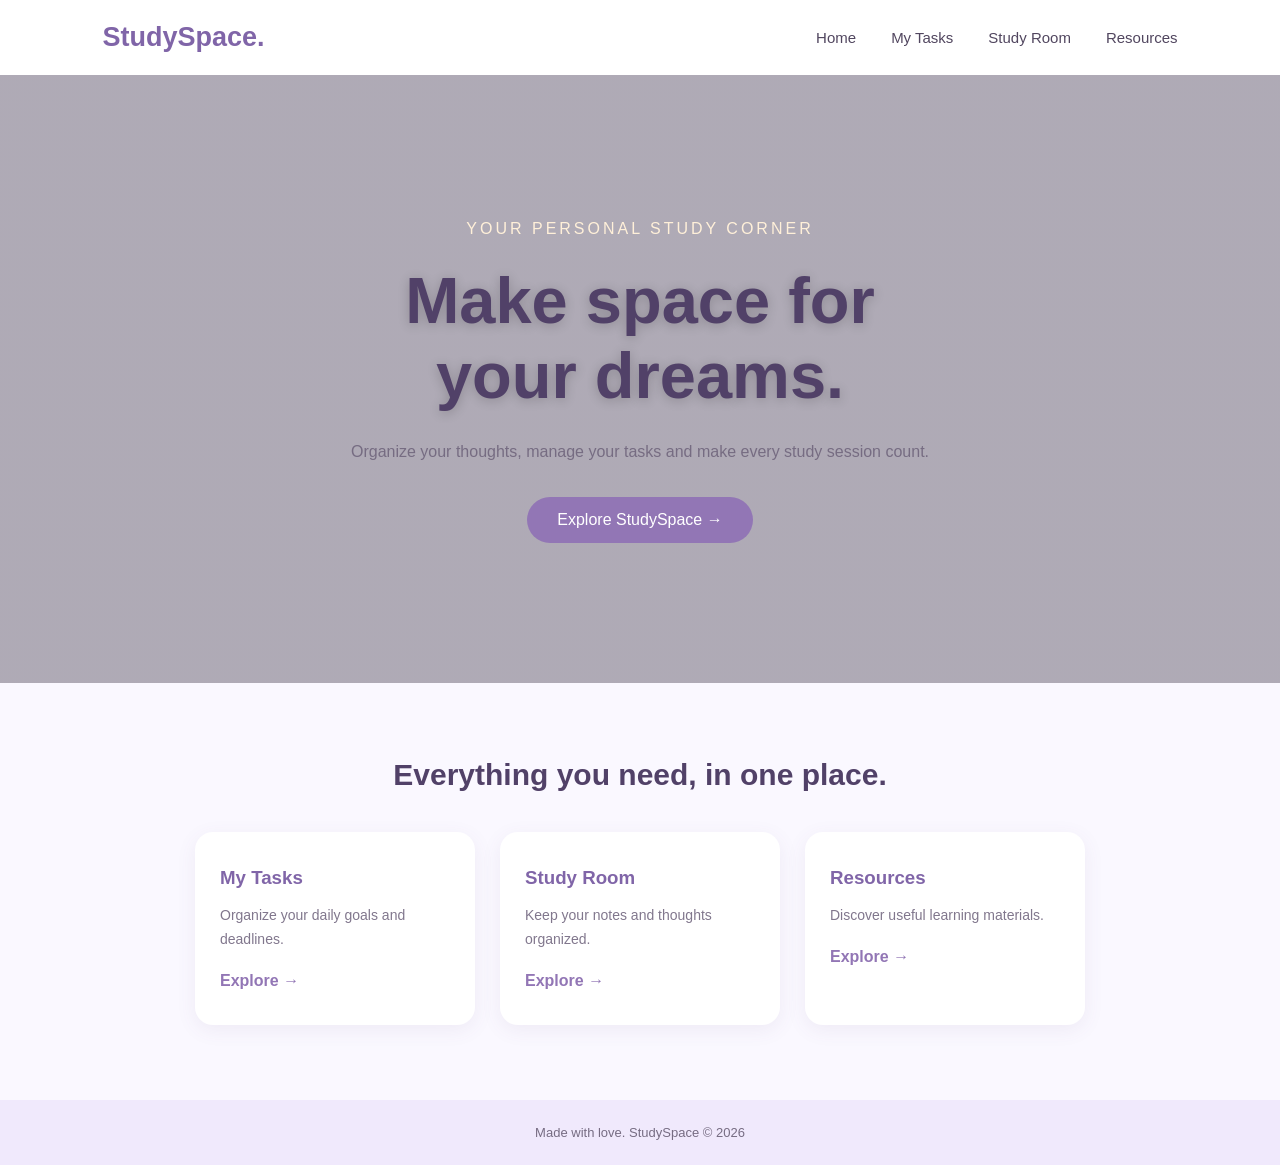
<file: index.html>
<!DOCTYPE html>
<html lang="en">

<head>
    <meta charset="UTF-8">
    <meta name="viewport" content="width=device-width, initial-scale=1.0">

    <title>StudySpace | Your Study Corner</title>

    <link rel="stylesheet" href="style.css">
</head>

<body class="home-page">

    <!-- Navigation Bar -->
    <header>
        <nav class="navbar">

            <h2 class="logo">StudySpace.</h2>

            <ul class="nav-links">
                <li><a href="index.html">Home</a></li>
                <li><a href="tasks.html">My Tasks</a></li>
                <li><a href="studyroom.html">Study Room</a></li>
                <li><a href="resources.html">Resources</a></li>
            </ul>

        </nav>
    </header>


    <!-- Main Content -->
    <main>

        <section class="hero">

            <p class="subtitle">YOUR PERSONAL STUDY CORNER</p>

            <h1>Make space for<br>your dreams.</h1>

            <p>
                Organize your thoughts, manage your tasks
                and make every study session count.
            </p>

            <a href="tasks.html" class="hero-btn">
                Explore StudySpace →
            </a>

        </section>


        <!-- Features -->
        <section class="features">

            <h2>Everything you need, in one place.</h2>

            <div class="feature-container">

                <div class="feature-card">
                    <h3>My Tasks</h3>
                    <p>Organize your daily goals and deadlines.</p>
                    <a href="tasks.html">Explore →</a>
                </div>

                <div class="feature-card">
                    <h3>Study Room</h3>
                    <p>Keep your notes and thoughts organized.</p>
                    <a href="studyroom.html">Explore →</a>
                </div>

                <div class="feature-card">
                    <h3>Resources</h3>
                    <p>Discover useful learning materials.</p>
                    <a href="resources.html">Explore →</a>
                </div>

            </div>

        </section>

    </main>


    <footer>
        <p>Made with love. StudySpace © 2026</p>
    </footer>

    <script src="script.js"></script>

</body>
</html>
</file>
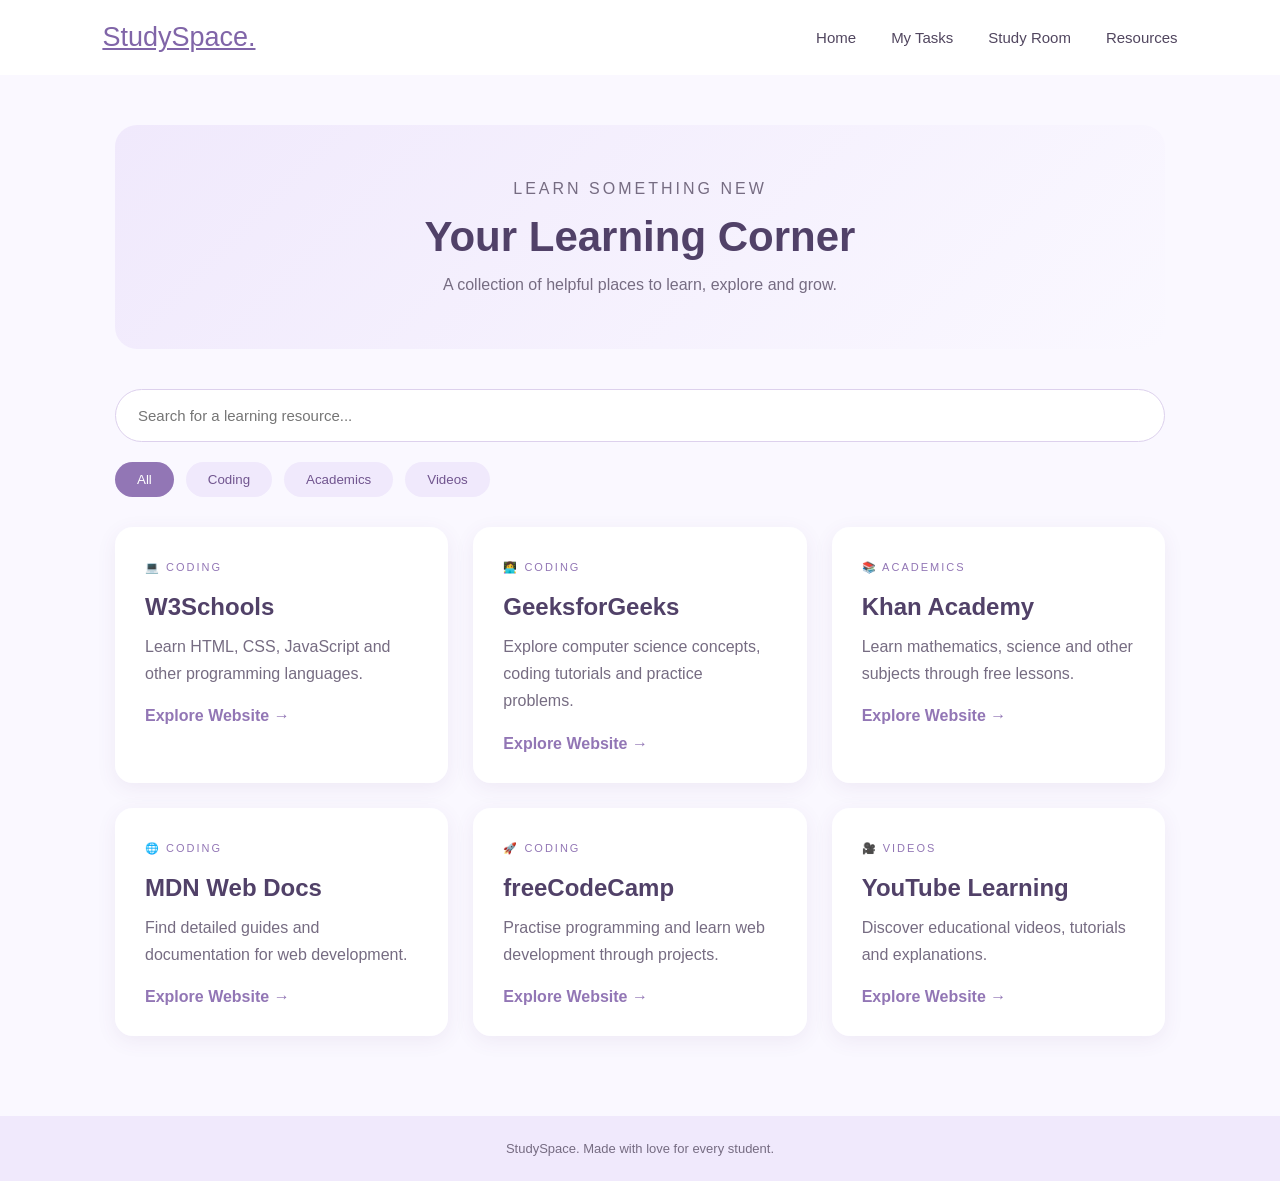
<file: resources.html>
<!DOCTYPE html>
<html lang="en">

<head>
    <meta charset="UTF-8">
    <meta name="viewport" content="width=device-width, initial-scale=1.0">
    <title>Resources | StudySpace</title>
    <link rel="stylesheet" href="style.css">
</head>

<body class="resources-page">

    <header>
        <nav class="navbar">
            <a href="index.html" class="logo">StudySpace.</a>

            <div class="nav-links">
                <a href="index.html">Home</a>
                <a href="tasks.html">My Tasks</a>
                <a href="studyroom.html">Study Room</a>
                <a href="resources.html">Resources</a>
            </div>
        </nav>
    </header>

    <main class="page-container">

        <section class="page-heading">
            <p class="small-heading">LEARN SOMETHING NEW</p>
            <h1>Your Learning Corner</h1>
            <p>A collection of helpful places to learn, explore and grow.</p>
        </section>

        <section class="resource-search">
            <input
                type="text"
                id="searchInput"
                placeholder="Search for a learning resource..."
            >
        </section>

        <section class="resource-filters">

            <button class="resource-filter active" data-category="all">All</button>
            <button class="resource-filter" data-category="coding">Coding</button>
            <button class="resource-filter" data-category="academics">Academics</button>
            <button class="resource-filter" data-category="videos">Videos</button>

        </section>

        <section class="resource-grid" id="resourceGrid">

            <div class="resource-card" data-category="coding">
                <span>💻 CODING</span>
                <h2>W3Schools</h2>
                <p>Learn HTML, CSS, JavaScript and other programming languages.</p>
                <a href="https://www.w3schools.com/" target="_blank" rel="noopener noreferrer">Explore Website →</a>
            </div>

            <div class="resource-card" data-category="coding">
                <span>👩‍💻 CODING</span>
                <h2>GeeksforGeeks</h2>
                <p>Explore computer science concepts, coding tutorials and practice problems.</p>
                <a href="https://www.geeksforgeeks.org/" target="_blank" rel="noopener noreferrer">Explore Website →</a>
            </div>

            <div class="resource-card" data-category="academics">
                <span>📚 ACADEMICS</span>
                <h2>Khan Academy</h2>
                <p>Learn mathematics, science and other subjects through free lessons.</p>
                <a href="https://www.khanacademy.org/" target="_blank" rel="noopener noreferrer">Explore Website →</a>
            </div>

            <div class="resource-card" data-category="coding">
                <span>🌐 CODING</span>
                <h2>MDN Web Docs</h2>
                <p>Find detailed guides and documentation for web development.</p>
                <a href="https://developer.mozilla.org/" target="_blank" rel="noopener noreferrer">Explore Website →</a>
            </div>

            <div class="resource-card" data-category="coding">
                <span>🚀 CODING</span>
                <h2>freeCodeCamp</h2>
                <p>Practise programming and learn web development through projects.</p>
                <a href="https://www.freecodecamp.org/" target="_blank" rel="noopener noreferrer">Explore Website →</a>
            </div>

            <div class="resource-card" data-category="videos">
                <span>🎥 VIDEOS</span>
                <h2>YouTube Learning</h2>
                <p>Discover educational videos, tutorials and explanations.</p>
                <a href="https://www.youtube.com/" target="_blank" rel="noopener noreferrer">Explore Website →</a>
            </div>

        </section>

        <p id="noResults" class="no-results" hidden>
            No resources found. Try another search!
        </p>

    </main>

    <footer>
        <p>StudySpace. Made with love for every student.</p>
    </footer>

    <script>

        const searchInput = document.getElementById("searchInput");
        const filterButtons = document.querySelectorAll(".resource-filter");
        const resourceCards = document.querySelectorAll(".resource-card");
        const noResults = document.getElementById("noResults");

        let selectedCategory = "all";

        function filterResources() {

            const searchText = searchInput.value.toLowerCase();
            let visibleCount = 0;

            resourceCards.forEach(card => {

                const matchesSearch =
                    card.textContent.toLowerCase().includes(searchText);

                const matchesCategory =
                    selectedCategory === "all" ||
                    card.dataset.category === selectedCategory;

                if (matchesSearch && matchesCategory) {
                    card.style.display = "block";
                    visibleCount++;
                } else {
                    card.style.display = "none";
                }

            });

            noResults.hidden = visibleCount !== 0;

        }

        searchInput.addEventListener("input", filterResources);

        filterButtons.forEach(button => {

            button.addEventListener("click", () => {

                selectedCategory = button.dataset.category;

                filterButtons.forEach(btn => {
                    btn.classList.remove("active");
                });

                button.classList.add("active");

                filterResources();

            });

        });

    </script>

</body>
</html>
</file>
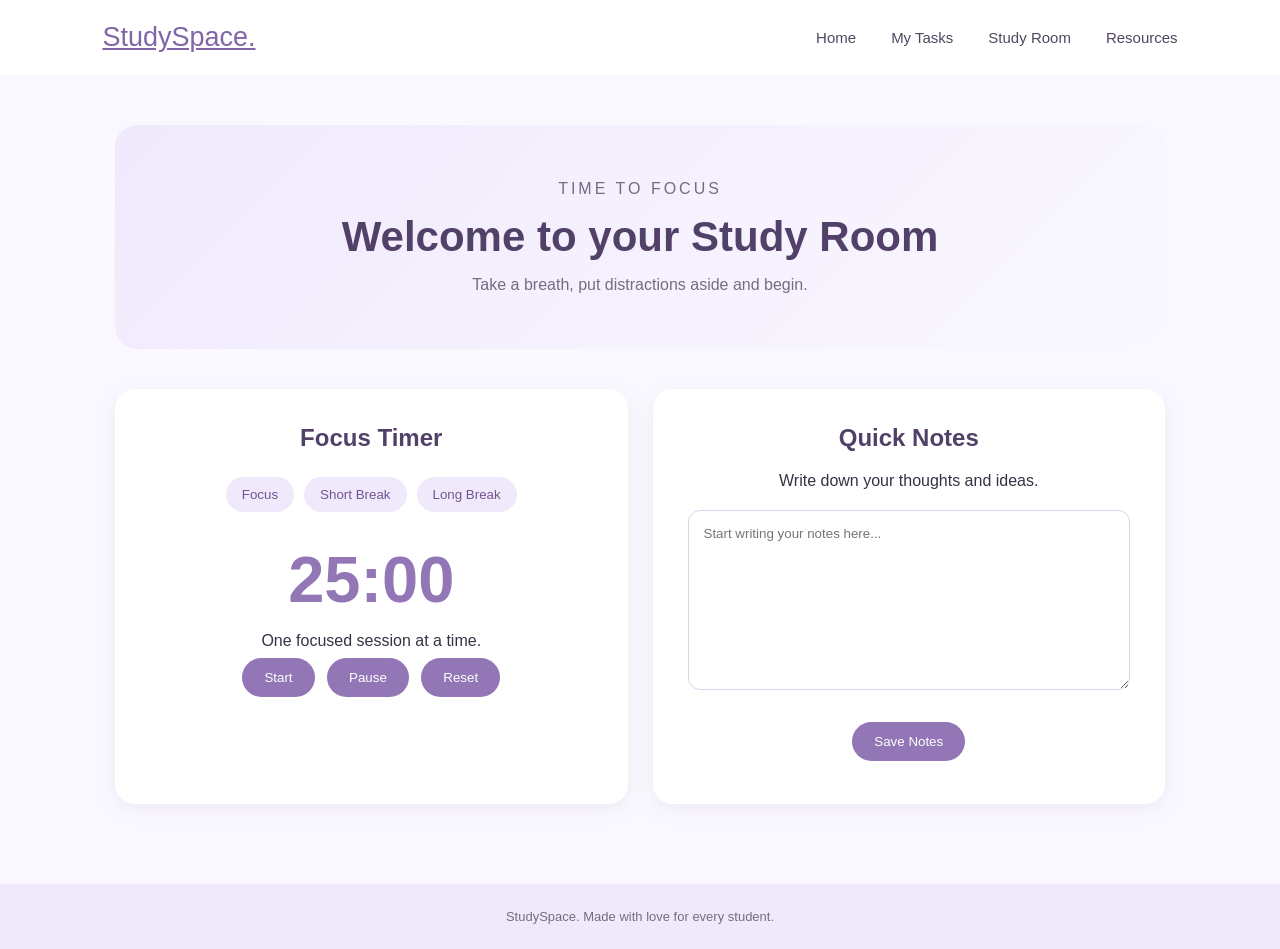
<file: studyroom.html>
<!DOCTYPE html>
<html lang="en">

<head>
    <meta charset="UTF-8">
    <meta name="viewport" content="width=device-width, initial-scale=1.0">
    <title>Study Room | StudySpace</title>
    <link rel="stylesheet" href="style.css">
</head>

<body class="studyroom-page">

    <header>
        <nav class="navbar">
            <a href="index.html" class="logo">StudySpace.</a>
            
                <div class="nav-links">
    <a href="index.html">Home</a>
    <a href="tasks.html">My Tasks</a>
    <a href="studyroom.html">Study Room</a>
    <a href="resources.html">Resources</a>
</div>
        
        </nav>
    </header>

    
<main class="page-container">

    <section class="page-heading">
        <p class="small-heading">TIME TO FOCUS</p>
        <h1>Welcome to your Study Room</h1>
        <p>Take a breath, put distractions aside and begin.</p>
    </section>

    <section class="study-layout">

        <div class="study-box">

            <h2>Focus Timer</h2>

            <div class="timer-modes">
                <button onclick="setMode('focus')">Focus</button>
                <button onclick="setMode('short')">Short Break</button>
                <button onclick="setMode('long')">Long Break</button>
            </div>

            <p class="timer" id="timer">25:00</p>

            <p id="modeMessage">One focused session at a time.</p>

            <div class="timer-buttons">
                <button onclick="startTimer()">Start</button>
                <button onclick="pauseTimer()">Pause</button>
                <button onclick="resetTimer()">Reset</button>
            </div>

        </div>

        <div class="study-box">

            <h2>Quick Notes</h2>

            <p>Write down your thoughts and ideas.</p>

            <textarea id="notes"
                placeholder="Start writing your notes here..."></textarea>

            <button onclick="saveNotes()">Save Notes</button>

            <p id="saveMessage"></p>

        </div>

    </section>

</main>



    <footer>
        <p>StudySpace. Made with love for every student.</p>
    </footer>

    <script>

const modes = {
    focus: 25 * 60,
    short: 5 * 60,
    long: 15 * 60
};

let currentMode = "focus";
let timeLeft = modes.focus;
let timerInterval = null;

function updateTimer() {

    let minutes = Math.floor(timeLeft / 60);
    let seconds = timeLeft % 60;

    document.getElementById("timer").textContent =
        String(minutes).padStart(2, "0") + ":" +
        String(seconds).padStart(2, "0");
}

function setMode(mode) {

    pauseTimer();

    currentMode = mode;
    timeLeft = modes[mode];

    const messages = {
        focus: "One focused session at a time.",
        short: "Take a little breather!",
        long: "Relax and recharge."
    };

    document.getElementById("modeMessage").textContent =
        messages[mode];

    updateTimer();
}

function startTimer() {

    if (timerInterval !== null) return;

    timerInterval = setInterval(function() {

        if (timeLeft > 0) {

            timeLeft--;
            updateTimer();

        } else {

            pauseTimer();
            alert("Your session is complete!");

        }

    }, 1000);
}

function pauseTimer() {

    clearInterval(timerInterval);
    timerInterval = null;
}

function resetTimer() {

    pauseTimer();
    timeLeft = modes[currentMode];
    updateTimer();
}


        function saveNotes() {

            let notes = document.getElementById("notes").value;

            localStorage.setItem("studyNotes", notes);

            document.getElementById("saveMessage").textContent =
                "Your notes have been saved!";

        }

        // Load previously saved notes

        document.getElementById("notes").value =
            localStorage.getItem("studyNotes") || "";

    </script>

</body>
</html>
</file>
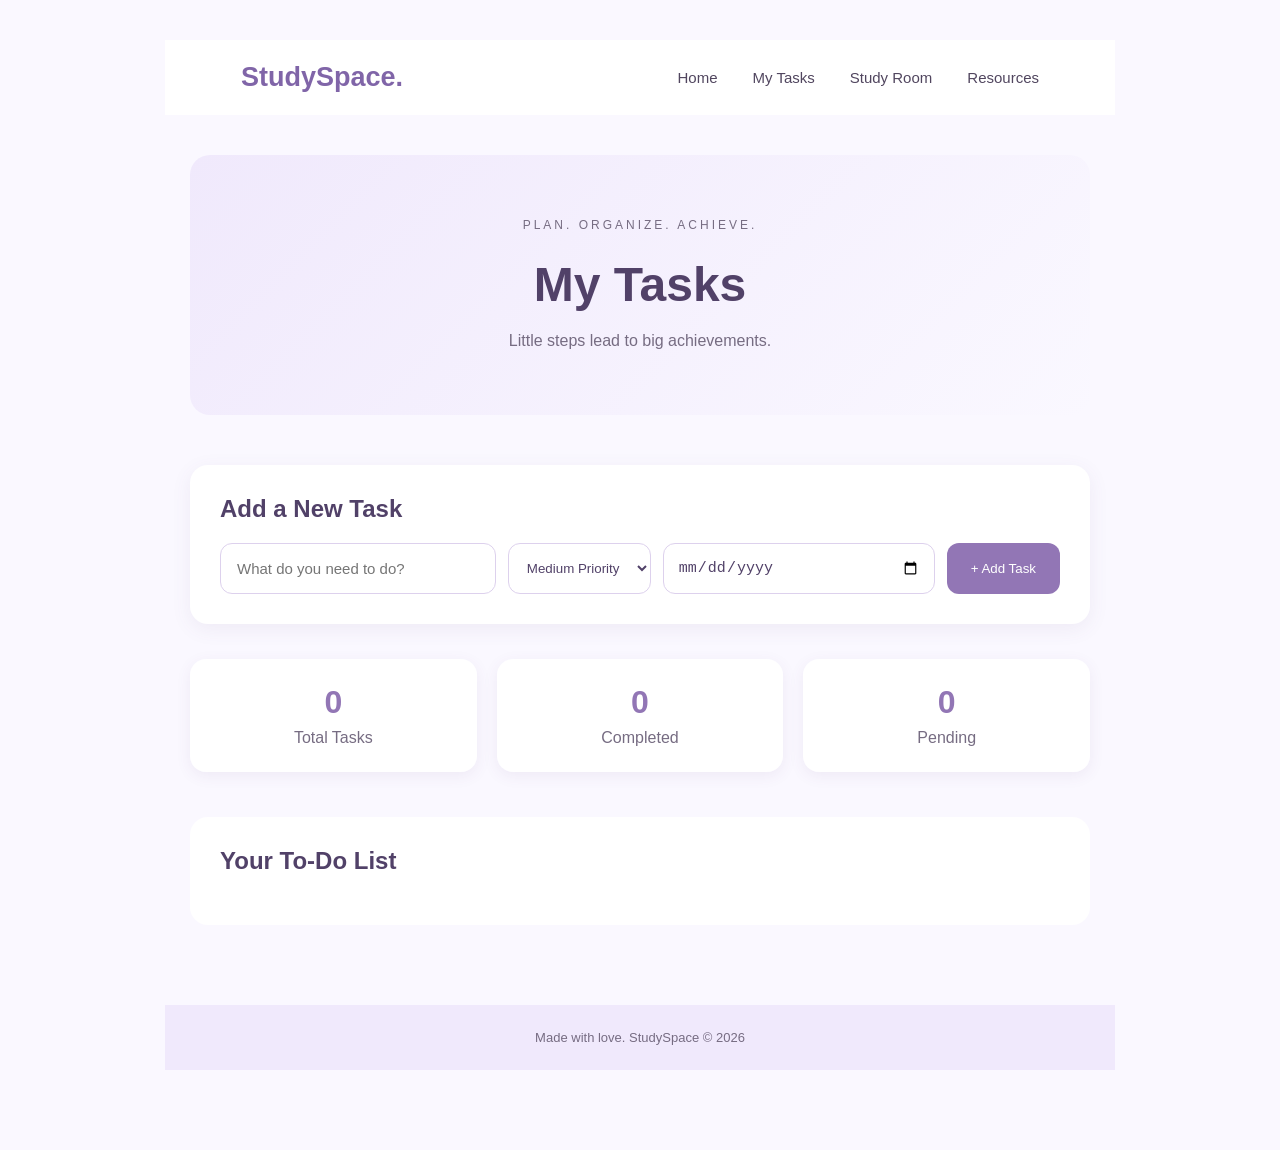
<file: tasks.html>
<!DOCTYPE html>
<html lang="en">

<head>
    <meta charset="UTF-8">
    <meta name="viewport" content="width=device-width, initial-scale=1.0">

    <title>My Tasks | StudySpace</title>

    <link rel="stylesheet" href="style.css">
</head>

<body class="tasks-page">

    <!-- Navigation Bar -->

    <header>
        <nav class="navbar">

            <h2 class="logo">StudySpace.</h2>

            <ul class="nav-links">
                <li><a href="index.html">Home</a></li>
                <li><a href="tasks.html">My Tasks</a></li>
                <li><a href="studyroom.html">Study Room</a></li>
                <li><a href="resources.html">Resources</a></li>
            </ul>

        </nav>
    </header>


    <!-- Tasks Heading -->

    <main class="tasks-page">

        <section class="tasks-heading">

            <p class="subtitle">PLAN. ORGANIZE. ACHIEVE.</p>

            <h1>My Tasks</h1>

            <p>Little steps lead to big achievements.</p>

        </section>


        <!-- Task Input Section -->

        <section class="task-input-section">

            <h2>Add a New Task</h2>

            <div class="task-input">

                <input
                    type="text"
                    id="taskInput"
                    placeholder="What do you need to do?"
                >
                <select id="taskPriority">
        <option value="High">High Priority</option>
        <option value="Medium" selected>Medium Priority</option>
        <option value="Low">Low Priority</option>
        </select>
        <input
           type="date"
           id="taskDeadline"
        >

                <button id="addTaskBtn">
                    + Add Task
                </button>

            </div>

        </section>


        <!-- Task Statistics -->

        <section class="task-stats">

            <div class="stat-card">
                <h3 id="totalTasks">0</h3>
                <p>Total Tasks</p>
            </div>

            <div class="stat-card">
                <h3 id="completedTasks">0</h3>
                <p>Completed</p>
            </div>

            <div class="stat-card">
                <h3 id="pendingTasks">0</h3>
                <p>Pending</p>
            </div>

        </section>


        <!-- Task List -->

        <section class="task-list-section">

            <h2>Your To-Do List</h2>

            <ul id="taskList">
                <!-- JavaScript will add tasks here -->
            </ul>

        </section>

    </main>


    <footer>
        <p>Made with love. StudySpace © 2026</p>
    </footer>

    <script src="script.js"></script>

</body>
</html>
</file>
<file: style.css>
/* =================================
   1. BASIC PAGE SETTINGS
================================= */

* {
    margin: 0;
    padding: 0;
    box-sizing: border-box;
}

body {
    font-family: Arial, sans-serif;
    background-color: #FAF8FF;
    color: #393044;
}


/* =================================
   2. NAVIGATION BAR
================================= */

.navbar {
    display: flex;
    justify-content: space-between;
    align-items: center;

    padding: 22px 8%;
    background-color: #FFFFFF;
}

.logo {
    color: #8065A8;
    font-size: 27px;
}

.nav-links {
    display: flex;
    list-style: none;
    gap: 35px;
}

.nav-links a {
    text-decoration: none;
    color: #51465F;
    font-size: 15px;
    transition: 0.3s;
}

.nav-links a:hover {
    color: #A58ACB;
}


/* =================================
   3. HERO SECTION
================================= */


.hero {
    text-align: center;
    padding: 140px 20px;

    background:
        linear-gradient(
            rgba(35, 25, 45, 0.35),
            rgba(35, 25, 45, 0.35)
        ),
        url("https://images.unsplash.com/photo-1470252649378-9c29740c9fa8?auto=format&fit=crop&w=2000&q=85");

    background-size: cover;
    background-position: center;
    background-repeat: no-repeat;
}

.hero h1 {
    color: #FFFFFF;
    text-shadow: 0 2px 12px rgba(0,0,0,0.2);
}

.hero p {
    color: #FFFFFF;
}

.hero .subtitle {
    color: #FFF0D9;
}


.subtitle {
    color: #FFFFFF;
    letter-spacing: 3px;
    font-size: 12px;
    margin-bottom: 20px;
}

.hero h1 {
    font-size: 65px;
    line-height: 1.15;
    margin-bottom: 25px;
    color: #514168;
}

.hero p {
    font-size: 16px;
    line-height: 1.8;
    color: #766C82;
}

.hero-btn {
    display: inline-block;
    margin-top: 30px;
    padding: 14px 30px;

    background-color: #9276B5;
    color: white;

    text-decoration: none;
    border-radius: 30px;

    transition: 0.3s;
}

.hero-btn:hover {
    background-color: #71558F;
    transform: translateY(-3px);
}


/* =================================
   4. FEATURES SECTION
================================= */

.features {
    padding: 75px 8%;
    text-align: center;
}

.features h2 {
    font-size: 30px;
    color: #514168;
    margin-bottom: 40px;
}

.feature-container {
    display: flex;
    justify-content: center;
    gap: 25px;
    flex-wrap: wrap;
}

.feature-card {
    background-color: white;
    padding: 35px 25px;
    width: 280px;

    border-radius: 18px;
    box-shadow: 0 5px 20px rgba(100, 75, 130, 0.08);

    text-align: left;
    transition: 0.3s;
}

.feature-card:hover {
    transform: translateY(-7px);
    box-shadow: 0 10px 25px rgba(100, 75, 130, 0.15);
}

.feature-card h3 {
    color: #8065A8;
    margin-bottom: 15px;
}

.feature-card p {
    color: #81778D;
    line-height: 1.7;
    font-size: 14px;
}

.feature-card a {
    display: inline-block;
    margin-top: 20px;
    color: #9276B5;
    text-decoration: none;
    font-weight: bold;
}


/* =================================
   5. FOOTER
================================= */

footer {
    text-align: center;
    padding: 25px;
    background-color: #F0E9FC;
    color: #766C82;
    font-size: 13px;
}


/* =================================
   TASKS PAGE
================================= */

.tasks-page {
    padding: 50px 10%;
}

.tasks-heading {
    text-align: center;
    margin-bottom: 50px;
}

.tasks-heading h1 {
    font-size: 48px;
    color: #514168;
    margin: 15px 0;
}

.tasks-heading p {
    color: #81778D;
}


/* Task Input */

.task-input-section {
    background: white;
    padding: 30px;
    border-radius: 18px;
    box-shadow: 0 5px 20px rgba(100, 75, 130, 0.08);
}

.task-input-section h2 {
    color: #514168;
    margin-bottom: 20px;
}

.task-input {
    display: flex;
    gap: 15px;
}

.task-input input {
    flex: 1;
    padding: 14px;
    border: 1px solid #E5D9F7;
    border-radius: 10px;
    font-size: 15px;
    outline: none;
}

.task-input input:focus {
    border-color: #9276B5;
}

.task-input button {
    background: #9276B5;
    color: white;
    border: none;
    padding: 14px 25px;
    border-radius: 10px;
    cursor: pointer;
}


/* Statistics */

.task-stats {
    display: flex;
    gap: 20px;
    margin: 35px 0;
}

.stat-card {
    flex: 1;
    background: #F0E9FC;
    padding: 25px;
    border-radius: 15px;
    text-align: center;
}

.stat-card h3 {
    color: #8065A8;
    font-size: 32px;
    margin-bottom: 8px;
}

.stat-card p {
    color: #766C82;
}


/* Task List */

.task-list-section {
    background: white;
    padding: 30px;
    border-radius: 18px;
}

.task-list-section h2 {
    color: #514168;
    margin-bottom: 20px;
}

#taskList {
    list-style: none;
}

#taskList li {
    padding: 18px;
    border-bottom: 1px solid #F0E9FC;
    color: #514168;
}


/* TASK MANAGER STYLING */

.tasks-page {
    max-width: 1000px;
    margin: auto;
    padding: 40px 25px 80px;
}

.tasks-heading {
    text-align: center;
    padding: 60px 20px;
    background: linear-gradient(135deg, #F0E9FC, #FAF8FF);
    border-radius: 20px;
}

.tasks-heading h1 {
    font-size: 48px;
    color: #514168;
    margin: 15px 0;
}

.tasks-heading p {
    color: #766C82;
    line-height: 1.8;
}

.task-input-section,
.task-list-section {
    margin-top: 45px;
}

.task-input-section h2,
.task-list-section h2 {
    color: #514168;
    margin-bottom: 20px;
}

.task-input {
    display: flex;
    gap: 12px;
}

.task-input input {
    flex: 1;
    padding: 16px;
    border: 1px solid #DDD1ED;
    border-radius: 12px;
    font-size: 15px;
    outline: none;
}

.task-input input:focus {
    border-color: #9276B5;
}

.task-input button {
    padding: 14px 24px;
    background: #9276B5;
    color: white;
    border: none;
    border-radius: 12px;
    cursor: pointer;
}

.task-stats {
    display: flex;
    gap: 20px;
    margin-top: 35px;
}

.stat-card {
    flex: 1;
    background: white;
    padding: 25px;
    text-align: center;
    border-radius: 16px;
    box-shadow: 0 4px 15px rgba(100, 70, 130, 0.08);
}

.stat-card h3 {
    font-size: 32px;
    color: #9276B5;
    margin-bottom: 8px;
}

.stat-card p {
    color: #766C82;
}

#taskList {
    list-style: none;
}

#taskList li {
    display: flex;
    align-items: center;
    gap: 12px;
    background: white;
    padding: 18px;
    margin-bottom: 14px;
    border-radius: 14px;
    box-shadow: 0 3px 12px rgba(100, 70, 130, 0.07);
}

#taskList li span {
    flex: 1;
    color: #514168;
    overflow-wrap: anywhere;
}

#taskList li button {
    padding: 9px 14px;
    border: none;
    border-radius: 9px;
    cursor: pointer;
    background: #F0E9FC;
    color: #71558F;
}

#taskList li button:last-child {
    background: #FCEBED;
    color: #B65C70;
}

#taskList li button:hover {
    opacity: 0.8;
}

@media (max-width: 600px) {
    .task-stats {
        flex-direction: column;
    }

    .task-input {
        flex-direction: column;
    }

    #taskList li {
        flex-wrap: wrap;
    }
}

/* TASK PRIORITY LABELS */

#taskPriority {
    padding: 14px;
    border: 1px solid #DDD1ED;
    border-radius: 12px;
    background: white;
    color: #514168;
    cursor: pointer;
}

.priority-high {
    color: #C44D5E;
    background: #FCEBED;
    padding: 7px 12px;
    border-radius: 20px;
}

.priority-medium {
    color: #A47A27;
    background: #FFF4D8;
    padding: 7px 12px;
    border-radius: 20px;
}

.priority-low {
    color: #43866A;
    background: #E4F5EC;
    padding: 7px 12px;
    border-radius: 20px;
}

/* DEADLINE STYLING */

#taskDeadline {
    padding: 14px;
    border: 1px solid #DDD1ED;
    border-radius: 12px;
    background: white;
    color: #514168;
    cursor: pointer;
}

.deadline-label {
    font-size: 12px;
    color: #9276B5;
    background: #F5F0FC;
    padding: 7px 10px;
    border-radius: 20px;
}
/* EDIT TASK BUTTON */

#taskList li button:nth-last-child(2) {
    background: #EAE2F5;
    color: #71558F;
}

.timer-modes {
    display: flex;
    justify-content: center;
    flex-wrap: wrap;
    gap: 10px;
    margin: 25px 0;
}

.timer-modes button {
    padding: 10px 16px;
    border: none;
    border-radius: 20px;
    background: #F0E9FC;
    color: #71558F;
    cursor: pointer;
}

.timer-modes button:hover {
    background: #9276B5;
    color: white;
}

/* STUDY ROOM PAGE */

.page-container {
    max-width: 1100px;
    margin: auto;
    padding: 50px 25px 80px;
}

.page-heading {
    text-align: center;
    padding: 55px 20px;
    background: linear-gradient(135deg, #F0E9FC, #FAF8FF);
    border-radius: 22px;
    margin-bottom: 40px;
}

.page-heading h1 {
    font-size: 42px;
    color: #514168;
    margin: 15px 0;
}

.page-heading p {
    color: #766C82;
}

.small-heading {
    letter-spacing: 3px;
    color: #9276B5;
}

.study-layout {
    display: grid;
    grid-template-columns: 1fr 1fr;
    gap: 25px;
}

.study-box {
    background: white;
    padding: 35px;
    border-radius: 20px;
    text-align: center;
    box-shadow: 0 5px 20px rgba(100,70,130,0.08);
}

.study-box h2 {
    color: #514168;
    margin-bottom: 20px;
}

.timer {
    font-size: 65px;
    font-weight: bold;
    color: #9276B5;
    margin: 30px 0 15px;
}

.timer-buttons button,
.study-box > button {
    background: #9276B5;
    color: white;
    border: none;
    padding: 12px 22px;
    border-radius: 25px;
    margin: 8px 4px;
    cursor: pointer;
}

.study-box textarea {
    width: 100%;
    height: 180px;
    margin: 20px 0;
    padding: 15px;
    border: 1px solid #DDD1ED;
    border-radius: 12px;
    resize: vertical;
    font-family: Arial, sans-serif;
}

@media (max-width: 700px) {
    .study-layout {
        grid-template-columns: 1fr;
    }

    .page-heading h1 {
        font-size: 30px;
    }

    .timer {
        font-size: 50px;
    }
}

/* RESOURCES PAGE */

.resource-search {
    margin: 35px 0 20px;
}

.resource-search input {
    width: 100%;
    padding: 17px 22px;
    border: 1px solid #DDD1ED;
    border-radius: 30px;
    font-size: 15px;
    outline: none;
}

.resource-search input:focus {
    border-color: #9276B5;
}

.resource-filters {
    display: flex;
    flex-wrap: wrap;
    gap: 12px;
    margin-bottom: 30px;
}

.resource-filter {
    padding: 10px 22px;
    border: none;
    border-radius: 25px;
    background: #F0E9FC;
    color: #71558F;
    cursor: pointer;
}

.resource-filter.active {
    background: #9276B5;
    color: white;
}

.resource-grid {
    display: grid;
    grid-template-columns: repeat(3, 1fr);
    gap: 25px;
}

.resource-card {
    background: white;
    padding: 30px;
    border-radius: 18px;
    box-shadow: 0 5px 20px rgba(100,70,130,0.08);
    transition: 0.3s;
}

.resource-card:hover {
    transform: translateY(-6px);
    box-shadow: 0 10px 25px rgba(100,70,130,0.13);
}

.resource-card span {
    font-size: 11px;
    letter-spacing: 2px;
    color: #9276B5;
}

.resource-card h2 {
    color: #514168;
    margin: 18px 0 12px;
}

.resource-card p {
    color: #766C82;
    line-height: 1.7;
    margin-bottom: 20px;
}

.resource-card a {
    color: #9276B5;
    text-decoration: none;
    font-weight: bold;
}

.resource-card a:hover {
    color: #71558F;
}

.no-results {
    text-align: center;
    color: #766C82;
    padding: 30px;
}

@media (max-width: 800px) {
    .resource-grid {
        grid-template-columns: repeat(2, 1fr);
    }
}

@media (max-width: 550px) {
    .resource-grid {
        grid-template-columns: 1fr;
    }
}

/* BEAUTIFUL PAGE BACKGROUNDS */

/* HOME */
.home-page {
    background-color: #FAF8FF;
}

/* TASKS */
.tasks-page {
    background-image:
        linear-gradient(rgba(250,248,255,0.76),
                        rgba(250,248,255,0.76)),
        url("https://images.unsplash.com/photo-1497250681960-ef046c08a56e?w=1800");
    background-size: cover;
    background-position: center;
    background-attachment: fixed;
}

/* STUDY ROOM */
.studyroom-page {
    background-image:
        linear-gradient(rgba(250,248,255,0.76),
                        rgba(250,248,255,0.76)),
        url("https://images.unsplash.com/photo-1441974231531-c6227db76b6e?w=1800");
    background-size: cover;
    background-position: center;
    background-attachment: fixed;
}

/* RESOURCES */
.resources-page {
    background-image:
        linear-gradient(rgba(250,248,255,0.76),
                        rgba(250,248,255,0.76)),
        url("https://images.unsplash.com/photo-1507842217343-583bb7270b66?w=1800");
    background-size: cover;
    background-position: center;
    background-attachment: fixed;
}

/* Keep content cards readable */
.stat-card,
.study-box,
.resource-card,
#taskList li {
    background-color: rgba(255,255,255,0.94);
}
</file>
